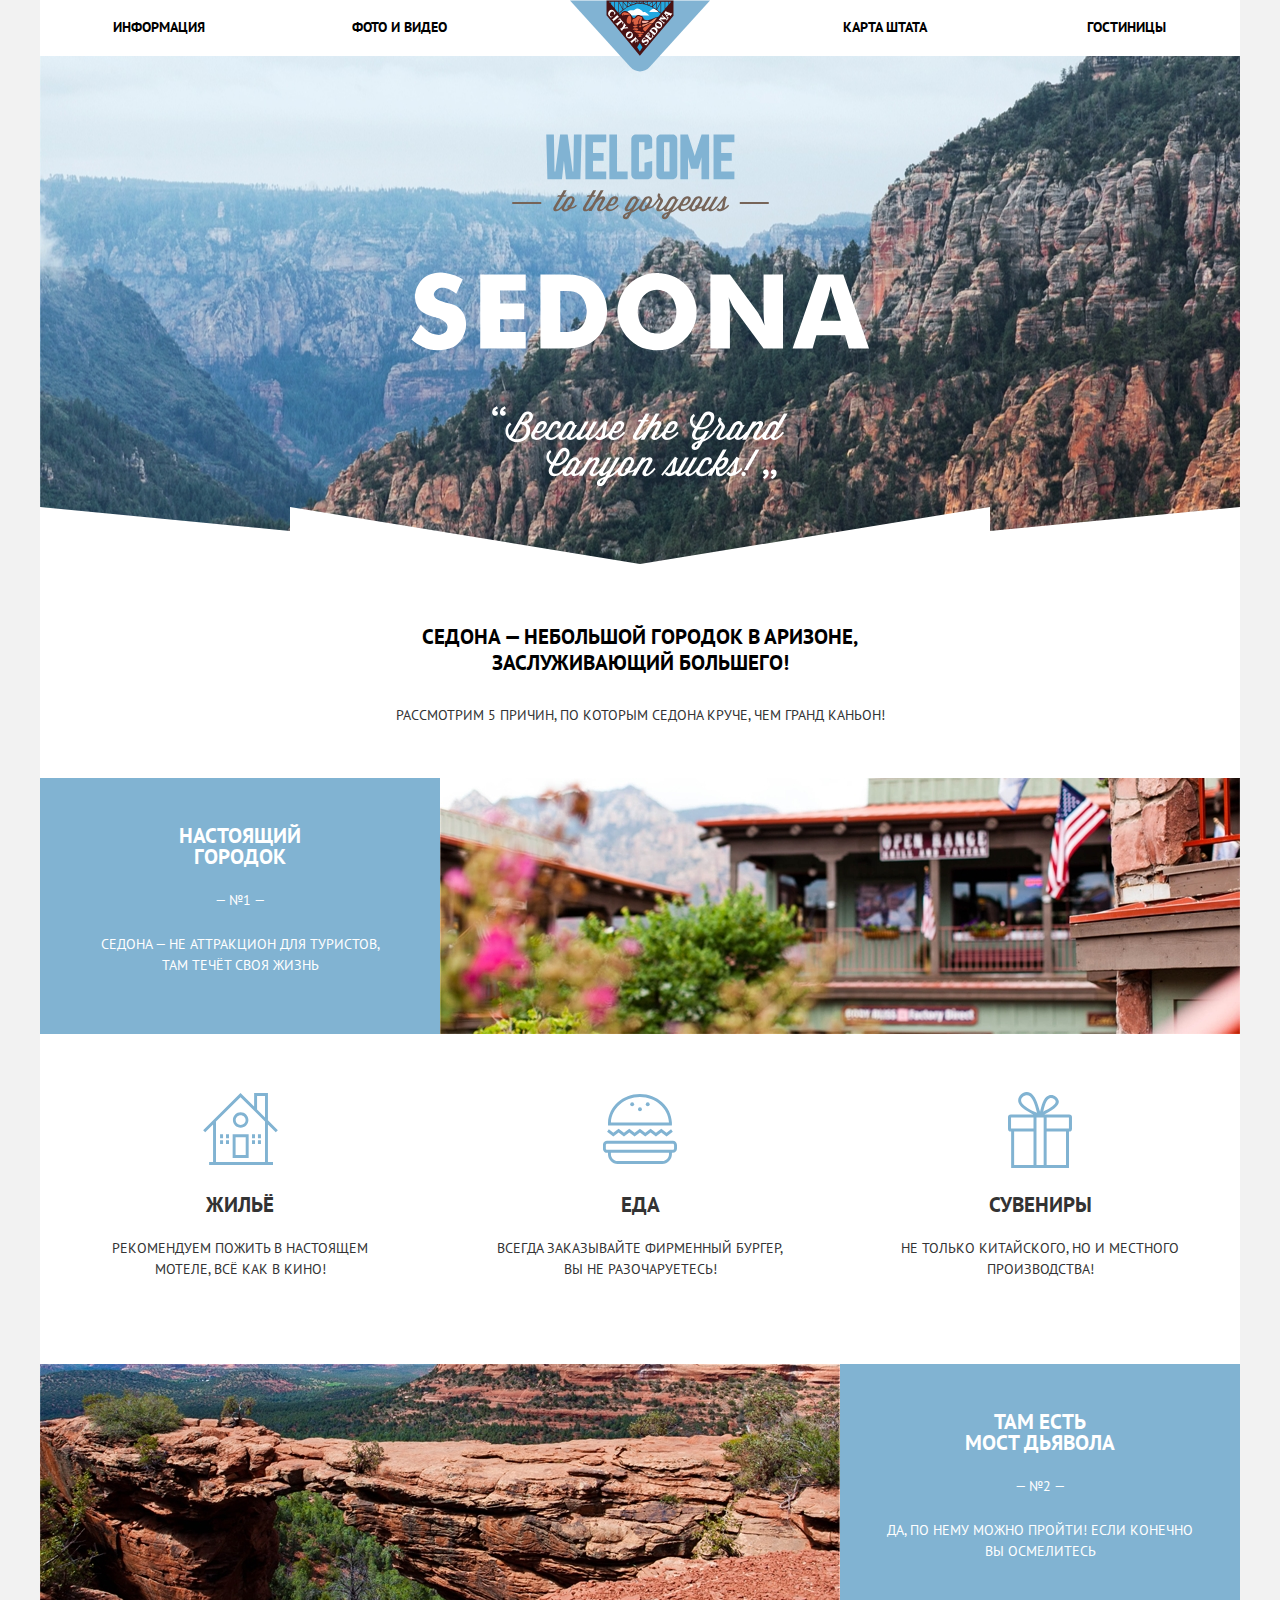
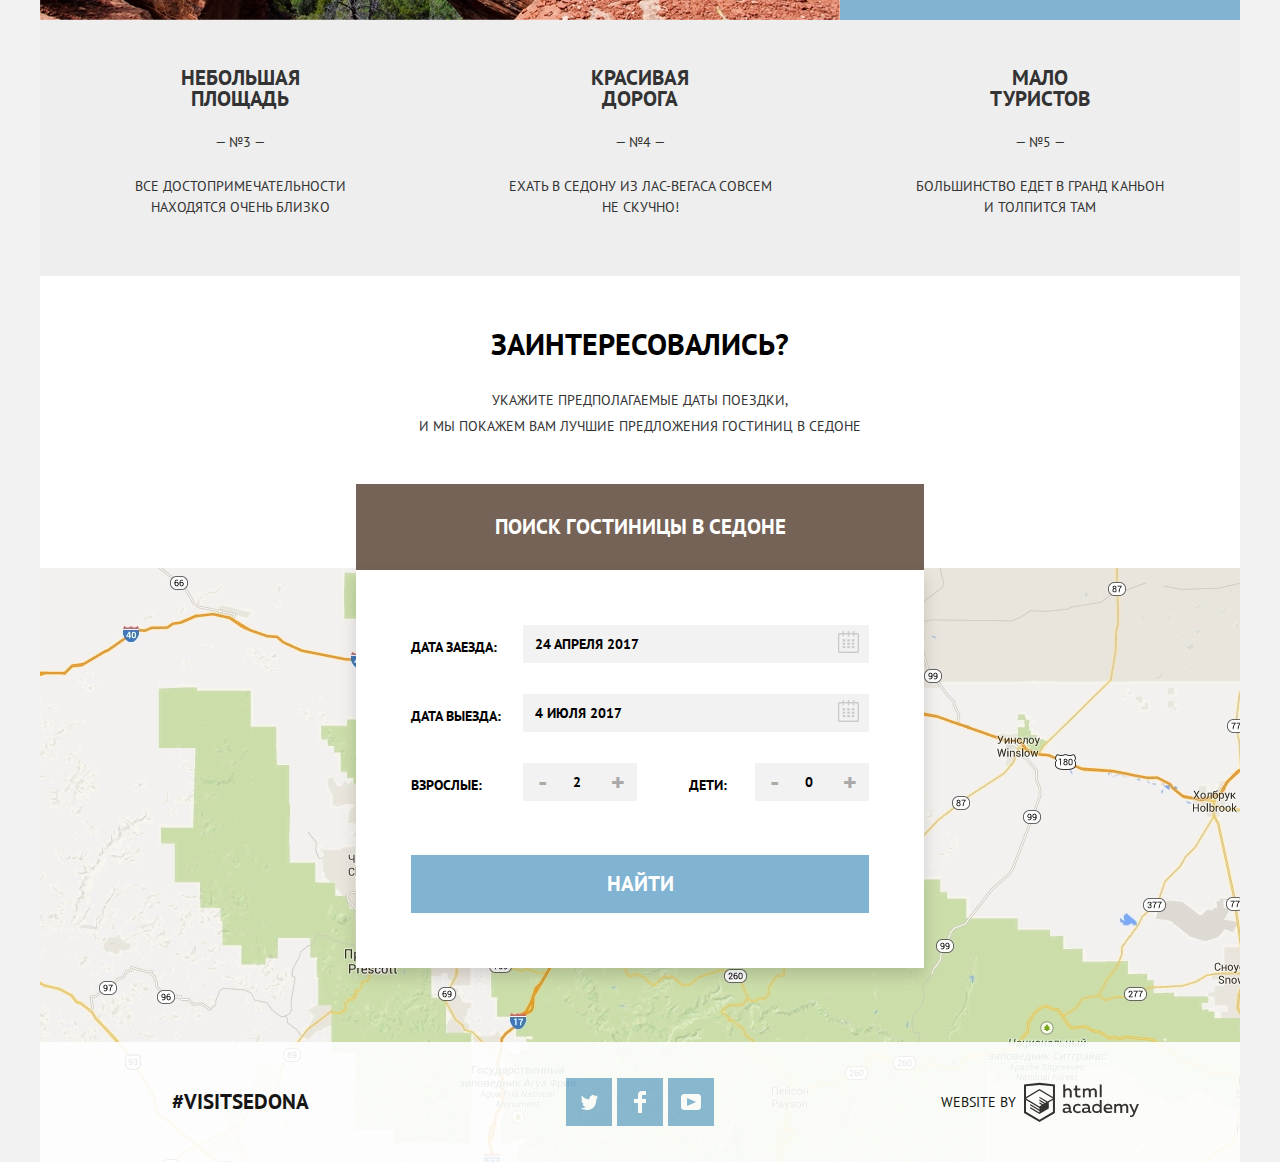
<file: index.html>
<!DOCTYPE html>
<html lang="ru">
  <head>
    <meta charset="utf-8">
    <title>HTML Academy: Седона</title>
    <link href="https://fonts.googleapis.com/css?family=PT+Sans:400,400i&amp;subset=cyrillic" rel="stylesheet">
    <link rel="stylesheet" href="css/normalize.css">
    <link rel="stylesheet" href="css/style.css">
  </head>
  <body>
    <header class="main-header">
      <div class="container">
        <div class="nav-menu">
          <nav class="nav-menu-left">
            <a class="header-nav-link" href="#">Информация</a>
            <a class="header-nav-link" href="#">Фото и видео</a>
          </nav>
          <div class="logo-wrapper">
            <img src="img/svg/logo-sedona.svg" class="header-logo" width="140" height="72" alt="Логотип">
          </div>
          <nav class="nav-menu-right">
            <a class="header-nav-link" href="#">Карта штата</a>
            <a class="header-nav-link" href="inner.html">Гостиницы</a>
          </nav>
        </div>
      </div>
    </header>
    <main>
      <div class="container">
        <div class="intro">
          <h1 class="visually-hidden">Главная страница</h1>
          <img src="img/svg/intro-welcome.svg" class="intro-logo" width="459" height="353" alt="Welcome to the gorgeous Sedona! Because The Grand Canyon sucks">
        </div>
        <section class="main-features">
          <b>
            Седона — небольшой городок в Аризоне,<br>заслуживающий большего!
          </b>
          <span>
            Рассмотрим 5 причин, по которым Седона круче, чем гранд каньон!
          </span>
          <ul class="features-list">
            <li class="features-item feature-pic">
              <div class="features-item-wrapper">
                <h3 class="feature-title">
                  Настоящий<br>городок
                </h3>
                <p>— №1 —</p>
                <p>Седона — не аттракцион для туристов,<br>там течёт своя жизнь</p>
              </div>
              <img src="img/content-img/reason-1.jpg" width="800" height="256" alt="Фото Седоны">
            </li>
            <li class="more-features">
              <ul class="more-features-list">
                <li class="more-features-item">
                  <h3>Жильё</h3>
                  <p>Рекомендуем пожить в настоящем<br>мотеле, всё как в кино!</p>
                </li>
                <li class="more-features-item">
                  <h3>Еда</h3>
                  <p>Всегда заказывайте фирменный бургер,<br>вы не разочаруетесь!</p>
                </li>
                <li class="more-features-item">
                  <h3>Сувениры</h3>
                  <p>Не только китайского, но и местного<br>производства!</p>
                </li>
              </ul>
            </li>
            <li class="features-item feature-pic">
              <img src="img/content-img/reason-2.jpg" width="800" height="256" alt="Фото Моста дьявола">
              <div class="features-item-wrapper">
                <h3 class="feature-title">
                  Там есть<br>
                  Мост дьявола
                </h3>
                <p>— №2 —</p>
                <p>Да, по нему можно пройти! Если конечно<br>вы осмелитесь</p>
              </div>
            </li>
            <li class="features-item">
              <h3 class="feature-title">
                Небольшая<br>площадь
              </h3>
              <p>— №3 —</p>
              <p>Все достопримечательности<br>находятся очень близко</p>
            </li>
            <li class="features-item">
              <h3 class="feature-title">
                Красивая<br>дорога
              </h3>
              <p>— №4 —</p>
              <p>Ехать в Седону из Лас-Вегаса совсем<br>не скучно!</p>
            </li>
            <li class="features-item">
              <h3 class="feature-title">
                Мало<br>туристов
              </h3>
              <p>— №5 —</p>
              <p>Большинство едет в гранд каньон<br>и толпится там</p>
            </li>
          </ul>
        </section>
        <section class="booking">
          <b>Заинтересовались?</b>
          <p>
            Укажите предполагаемые даты поездки,<br>и мы покажем вам лучшие предложения гостиниц в седоне
          </p>
          <button type="button" name="hotel-search" class="hotel-search-btn">ПОИСК ГОСТИНИЦЫ В седоне</button>
          <div class="modal modal-booking modal-show">
            <form class="booking-form" action="https://echo.htmlacademy.ru" method="post">
              <label for="check-in">Дата заезда:</label>
              <input type="text" name="check-in" value="" placeholder="24 апреля 2017" class="input-check">
              <label for="check-out">Дата выезда:</label>
              <input type="text" name="check-out" value="" placeholder="4 июля 2017" class="input-check">
              <div class="guest-amount-wrapper">
                <div class="adults-wrapper">
                  <label for="adults" class="label-adults">Взрослые:</label>
                  <button class="number-btn" type="button" name="down-btn">-</button>
                  <input type="text" name="adults" value="2" class="input-number">
                  <button class="number-btn" type="button" name="up-btn">+</button>
                </div>
                <div class="children-wrapper">
                  <label for="children" class="label-children">Дети:</label>
                  <button class="number-btn" type="button" name="down-btn">-</button>
                  <input type="text" name="children" value="0" class="input-number">
                  <button class="number-btn" type="button" name="up-btn">+</button>
                </div>
              </div>
              <button class="booking-submit-btn" type="submit">Найти</button>
            </form>
          </div>
        </section>
      </div>
    </main>
    <footer class="main-footer footer-index">
      <div class="container">
        <div class='footer-menu'>
          <p class="hashtag">#visitSEDONA</p>
          <ul class="social-list">
            <li class="social-item">
              <a class="social-link twitter-link" href="https://twitter.com/htmlacademy_ru" target="_blank">
                <span class="visually-hidden">Twitter</span>
                <svg class="social-icon" xmlns="http://www.w3.org/2000/svg" xmlns:xlink="http://www.w3.org/1999/xlink" width="17" height="15" viewBox="0 0 17 15"><path fill="#FFF" d="M10.95.144c1.685-.496 2.984.27 3.577 1.179.673-.231 1.331-.481 2.011-.708a2.345 2.345 0 0 1-.857 1.768c.685.17 1.304-.491 1.304-.491-.169 1-1.006 1.788-1.563 2.024-.231 6.75-3.175 11.217-10.077 11.082h-.446c-.41 0-4.164-.46-4.898-1.887 2.271.196 3.893-.422 4.693-1.177-.96-.3-2.679-.477-2.979-2.95.349.106.564.228 1.19.119C1.705 8.247.374 7.53.448 5.33c.285.328 1.067.536 1.34.472C1.085 5.561-.182 2.442.894.85c1.818 1.854 3.735 3.606 7.152 3.773C8.254 2.33 9.183.793 10.95.144z"/></svg>
              </a>
            </li>
            <li class="social-item">
              <a class="social-link facebook-link" href="https://www.facebook.com/htmlacademy" target="_blank">
                <span class="visually-hidden">Facebook</span>
                <svg class="social-icon" xmlns="http://www.w3.org/2000/svg" width="12" height="22" viewBox="0 0 12 22"><path fill="#FFF" d="M12 4V0H8a4 4 0 0 0-4 4v4H0v4h4v10h4V12h4V8H8V4h4z"/></svg>
              </a>
            </li>
            <li class="social-item">
              <a class="social-link youtube-link" href="https://www.youtube.com/user/htmlacademyru" target="_blank">
                <span class="visually-hidden">YouTube</span>
                <svg class="social-icon" xmlns="http://www.w3.org/2000/svg" xmlns:xlink="http://www.w3.org/1999/xlink" width="20" height="16" viewBox="0 0 20 16"><path fill="#FFF" d="M17 0H3C1.35 0 0 1.35 0 3v10c0 1.65 1.35 3 3 3h14c1.65 0 3-1.35 3-3V3c0-1.65-1.35-3-3-3zM6.027 11.998V4.002L15.014 8l-8.987 3.998z"/></svg>
              </a>
            </li>
          </ul>
          <div class="copyright">
            <p>Website by</p>
            <svg class="copyright-icon" id="Layer_1" data-name="Layer 1" xmlns="http://www.w3.org/2000/svg" width="115" height="41" viewBox="0 0 108.08 36.85"><title>logo-htmlacademy-small1</title><path d="M44.61,26.88a2,2,0,0,0,.55-0.1v1.33a3.25,3.25,0,0,1-1.18.21,1.67,1.67,0,0,1-1.67-1,4.84,4.84,0,0,1-3.14,1.08c-1.51,0-2.91-.83-2.91-2.55,0-2.13,2-2.79,3.71-2.79a11.08,11.08,0,0,1,2.17.25v-0.3c0-1-.76-1.77-2.19-1.77a7.42,7.42,0,0,0-3,.64v-1.7a10.21,10.21,0,0,1,3.19-.55c2.36,0,3.81,1.12,3.81,3.65v3a0.54,0.54,0,0,0,.49.59h0.17Zm-6.44-1.13A1.35,1.35,0,0,0,39.63,27h0.11a3.39,3.39,0,0,0,2.41-1V24.58a9.72,9.72,0,0,0-1.81-.21c-1,0-2.16.33-2.16,1.38h0Zm12.36-6.11a5,5,0,0,1,2.57.64V22a4.08,4.08,0,0,0-2.3-.7,2.75,2.75,0,1,0,0,5.49,5,5,0,0,0,2.43-.64v1.71a6.27,6.27,0,0,1-2.76.57A4.21,4.21,0,0,1,46,24.51q0-.21,0-0.41a4.32,4.32,0,0,1,4.18-4.46h0.38Zm12.17,7.24a2,2,0,0,0,.55-0.1v1.33a3.25,3.25,0,0,1-1.18.21,1.67,1.67,0,0,1-1.67-1,4.84,4.84,0,0,1-3.14,1.08c-1.51,0-2.91-.83-2.91-2.55,0-2.13,2-2.79,3.71-2.79a11.08,11.08,0,0,1,2.17.25v-0.3c0-1-.76-1.77-2.19-1.77a7.42,7.42,0,0,0-3,.64v-1.7a10.21,10.21,0,0,1,3.19-.55c2.36,0,3.81,1.12,3.81,3.65v3a0.54,0.54,0,0,0,.49.59h0.17Zm-6.44-1.13A1.35,1.35,0,0,0,57.73,27h0.11a3.39,3.39,0,0,0,2.41-1V24.58a9.72,9.72,0,0,0-1.81-.21c-1.06,0-2.16.33-2.16,1.38h0ZM73,16V28.2H71.35V26.88a3.88,3.88,0,0,1-3.19,1.54,4.4,4.4,0,0,1,0-8.78,3.81,3.81,0,0,1,3,1.3V16H73Zm-4.53,5.22a2.76,2.76,0,1,0,0,5.52A2.86,2.86,0,0,0,71.15,25V23A2.91,2.91,0,0,0,68.49,21.27ZM79,19.64c3.31,0,4.46,2.68,3.92,5.09H76.7c0.21,1.5,1.67,2.11,3.19,2.11a6.11,6.11,0,0,0,2.64-.59v1.6a7.14,7.14,0,0,1-3,.57C77,28.42,74.78,27,74.78,24a4.18,4.18,0,0,1,4-4.39H79Zm0.09,1.54a2.28,2.28,0,0,0-2.44,2.1v0.06H81.3A2,2,0,0,0,79.13,21.18Zm5.73,7V19.87h1.65v1a3.81,3.81,0,0,1,2.78-1.27A2.86,2.86,0,0,1,91.89,21a4.12,4.12,0,0,1,2.91-1.33A3.06,3.06,0,0,1,98,23V28.2h-1.9V23.05a1.59,1.59,0,0,0-1.42-1.75H94.42a2.8,2.8,0,0,0-2.07,1.12V28.2h-1.9V23.05A1.59,1.59,0,0,0,89,21.31H88.8a3,3,0,0,0-2.21,1.29v5.63H84.86Zm21.31-8.33h1.9l-3.91,9.46c-0.9,2.17-2.09,2.86-3.35,2.86a4.76,4.76,0,0,1-1.1-.14V30.46a2.86,2.86,0,0,0,.85.12c0.9,0,1.58-.64,2.07-1.9l0.17-.42-4-8.4h2l2.86,6.29ZM38.73,1.46V6.22a3.81,3.81,0,0,1,2.7-1.14,3.25,3.25,0,0,1,3.44,3.4v5.15H43V8.72a1.81,1.81,0,0,0-1.61-2h-0.3a2.93,2.93,0,0,0-2.32,1.39v5.52h-1.9V1.46h1.9ZM49.94,2.31v3h3V6.91h-3v3.81c0,1.1.5,1.46,1.58,1.46a4.49,4.49,0,0,0,1.69-.33v1.6A6.8,6.8,0,0,1,51,13.8a2.55,2.55,0,0,1-2.86-2.74V6.89H46.58V5.26h1.5V2.74Zm5.4,11.31V5.28H57v1A3.81,3.81,0,0,1,59.77,5a2.86,2.86,0,0,1,2.6,1.33A4.12,4.12,0,0,1,65.28,5,3.06,3.06,0,0,1,68.44,8.4v5.21h-1.9V8.46a1.59,1.59,0,0,0-1.42-1.75H64.89a2.8,2.8,0,0,0-2.07,1.12v5.78h-1.9V8.46A1.59,1.59,0,0,0,59.5,6.71H59.27A3,3,0,0,0,57.06,8v5.63H55.34ZM71.17,1.45H73V13.6H71.17V1.45ZM14.71,0H14.55L0,1.54V28.21l14.55,8.66,14.55-8.66V1.54Zm12.5,27.1L14.55,34.64,1.9,27.12V16.18l12.59,7.5V25L5.86,19.9v1.31l8.68,5.21v1.39L5.87,22.65V24l8.68,5.21,8.75-5.24V18.31L27.2,16V27.12Zm0-12.53-3.48,2-1.6,1L14.51,13v1.31L21,18.23H21l-0.14.09-1,.54-5.37-3.2V17l4.24,2.52-1,.67-3.2-1.9v1.31l2.1,1.24L14.5,22.1,2,14.65,14.51,7.11Zm0-1.32L14.49,5.76,1.91,13.25v-10L14.56,1.92,27.21,3.25v10h0Z" transform="translate(0 -0.02)" fill="#231f20"/></svg>

          </div>
        </div>
      </div>
    </footer>
    <script src="js/main.js">

    </script>
  </body>
</html>
</file>
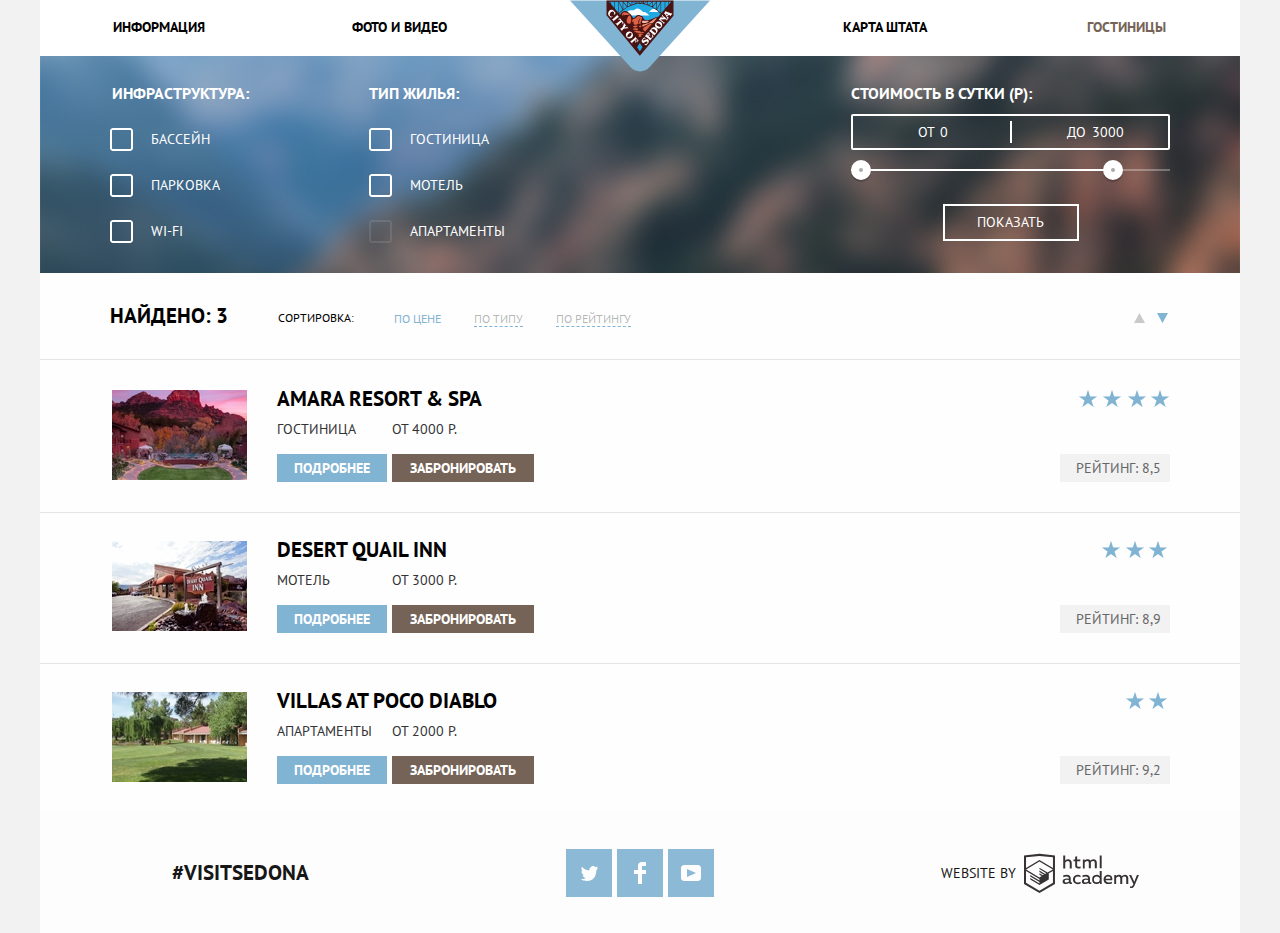
<file: inner.html>
<!DOCTYPE html>
<html lang="ru">
  <head>
    <meta charset="utf-8">
    <title>HTML Academy: Седона</title>
    <link href="https://fonts.googleapis.com/css?family=PT+Sans:400,400i&amp;subset=cyrillic" rel="stylesheet">
    <link rel="stylesheet" href="css/normalize.css">
    <link rel="stylesheet" href="css/style.css">
  </head>
  <body>
    <header class="main-header">
      <div class="container">
        <div class="nav-menu">
          <nav class="nav-menu-left">
            <a class="header-nav-link" href="#">Информация</a>
            <a class="header-nav-link" href="#">Фото и видео</a>
          </nav>
          <div class="logo-wrapper">
            <a href="index.html">
              <img src="img/svg/logo-sedona.svg" class="header-logo" width="140" height="72" alt="Логотип">
            </a>
          </div>
          <nav class="nav-menu-right">
            <a class="header-nav-link" href="#">Карта штата</a>
            <a class="header-nav-link nav-menu-active" href="#">Гостиницы</a>
          </nav>
        </div>
      </div>
    </header>
    <main>
      <div class="container">
        <h1 class="visually-hidden">Страница поиска отелей</h1>
        <section class="filter">
          <form class="filter-checkbox">
            <fieldset class="filter-facilities">
              <legend class="checkbox-title">Инфраструктура:</legend>
              <ul class="facilities-list">
                <li class="facilities-item">
                  <label class="facilities-checkbox">
                    <input type="checkbox" name="БАССЕЙН" class="facilities-checkbox visually-hidden">
                    <span class="checkbox-indicator"></span>
                    <span class="checkbox-text">Бассейн</span>
                  </label>
                </li>
                <li class="facilities-item">
                  <label class="facilities-checkbox">
                    <input type="checkbox" name="ПАРКОВКА" class="facilities-checkbox visually-hidden">
                    <span class="checkbox-indicator"></span>
                    <span class="checkbox-text">Парковка</span>
                  </label>
                </li>
                <li class="facilities-item">
                  <label class="facilities-checkbox">
                    <input type="checkbox" name="WIFI" class="facilities-checkbox visually-hidden">
                    <span class="checkbox-indicator"></span>
                    <span class="checkbox-text">Wi-Fi</span>
                  </label>
                </li>
              </ul>
            </fieldset>
            <fieldset class="filter-accomodation">
              <legend class="checkbox-title">Тип жилья:</legend>
              <ul class="accomodation-list">
                <li class="accomodation-item">
                  <label class="accomodation-checkbox">
                    <input type="checkbox" name="ГОСТИНИЦА" class="accomodation-checkbox visually-hidden">
                    <span class="checkbox-indicator"></span>
                    <span class="checkbox-text">Гостиница</span>
                  </label>
                </li>
                <li class="accomodation-item">
                  <label class="accomodation-checkbox">
                    <input type="checkbox" name="МОТЕЛЬ" class="accomodation-checkbox visually-hidden">
                    <span class="checkbox-indicator"></span>
                    <span class="checkbox-text">Мотель</span>
                  </label>
                </li>
                <li class="accomodation-item">
                  <label class="accomodation-checkbox">
                    <input type="checkbox" name="АПАРТАМЕНТЫ" class="accomodation-checkbox visually-hidden" disabled>
                    <span class="checkbox-indicator"></span>
                    <span class="checkbox-text">Апартаменты</span>
                  </label>
                </li>
              </ul>
            </fieldset>
          </form>
          <form class="price">
            <legend class="price-title">Стоимость в сутки (Р):</legend>
            <div class="price-controls">
              <label for="price-min">от
                <input type="text" name="price-min" value="0">
              </label>
              <label for="price-max">до
                <input type="text" name="price-max" value="3000">
              </label>
            </div>
            <div class="range-controls">
              <div class="scale">
                <div class="bar"></div>
              </div>
              <div class="range-toggle range-toggle-min"></div>
              <div class="range-toggle range-toggle-max"></div>
            </div>
            <button class="filter-submit-btn" type="submit">Показать</button>
          </form>
        </section>
        <section class="hotels">
          <div class="hotels-sort">
            <div class="sort-wrap">
              <p>
                Найдено:
                <span class="sort-found">3</span>
              </p>
              <h2 class="sort-title">Сортировка:</h2>
              <ul class="sort-list">
                <li class="sort-item">
                  <a class="sort-item-link active" href="">ПО ЦЕНЕ</a>
                </li>
                <li class="sort-item">
                  <a class="sort-item-link" href="">ПО ТИПУ</a>
                </li>
                <li class="sort-item">
                  <a class="sort-item-link" href="">ПО РЕЙТИНГУ</a>
                </li>
              </ul>
            </div>
            <ul class="sort-btn-list">
              <li>
                <a class="sort-btn sort-btn-up" href="" aria-label="Сортировать по возрастанию">
                  <svg xmlns="http://www.w3.org/2000/svg" width="11" height="10" viewBox="0 0 11 10"><path d="M5.5 0L0 10h11z"/></svg>
                </a>
              </li>
              <li>
                <a class="sort-btn sort-btn-dn btn-active" href="" aria-label="Сортировать по убыванию">
                  <svg xmlns="http://www.w3.org/2000/svg" width="11" height="10" viewBox="0 0 11 10"><path d="M5.5 10L0 0h11"/></svg>
                </a>
              </li>
            </ul>
          </div>
          <ul class="hotels-list">
            <li class="hotels-item">
              <div class="hotels-card">
                <img class="hotels-image" src="img/content-img/hotel-1.jpg" width="135" height="90" alt="Фото отеля Amara Resort & Spa">
                <div class="hotels-desc">
                  <h3 class="hotels-title">Amara Resort & Spa</h3>
                  <div class="more-wrapper">
                    <p>Гостиница</p>
                    <a href="#" class="hotels-more">Подробнее</a>
                  </div>
                  <div class='booking-wrapper'>
                    <p>От 4000 Р.</p>
                    <a href="#" class="hotels-book">Забронировать</a>
                  </div>
                </div>
              </div>
              <div class="hotels-rating rating-four">
                <p class="rating-value">Рейтинг: 8,5</p>
              </div>
            </li>
            <li class="hotels-item">
              <div class="hotels-card">
                <img class="hotels-image" src="img/content-img/hotel-2.jpg" width="135" height="90" alt="Фото отеля Desert Quail Inn">
                <div class="hotels-desc">
                  <h3 class="hotels-title">Desert Quail Inn</h3>
                  <div class="more-wrapper">
                    <p>Мотель</p>
                    <a href="#" class="hotels-more">Подробнее</a>
                  </div>
                  <div class='booking-wrapper'>
                    <p>От 3000 Р.</p>
                    <a href="#" class="hotels-book">Забронировать</a>
                  </div>
                </div>
              </div>
              <div class="hotels-rating rating-three">
                <p class="rating-value">Рейтинг: 8,9</p>
              </div>
            </li>
            <li class="hotels-item">
              <div class="hotels-card">
                <img class="hotels-image" src="img/content-img/hotel-3.jpg" width="135" height="90" alt="Фото отеля Villas at Poco Diablo">
                <div class="hotels-desc">
                  <h3 class="hotels-title">Villas at Poco Diablo</h3>
                  <div class="more-wrapper">
                    <p>Апартаменты</p>
                    <a href="#" class="hotels-more">Подробнее</a>
                  </div>
                  <div class='booking-wrapper'>
                    <p>От 2000 Р.</p>
                    <a href="#" class="hotels-book">Забронировать</a>
                  </div>
                </div>
              </div>
              <div class="hotels-rating rating-two">
                <p class="rating-value">Рейтинг: 9,2</p>
              </div>
            </li>
          </ul>
        </section>
      </div>
    </main>
    <footer class="main-footer">
      <div class="container">
        <div class='footer-menu'>
          <p class="hashtag">#visitSEDONA</p>
          <ul class="social-list">
            <li class="social-item">
              <a class="social-link twitter-link" href="https://twitter.com/htmlacademy_ru" target="_blank">
                <span class="visually-hidden">Twitter</span>
                <svg class="social-icon" xmlns="http://www.w3.org/2000/svg" xmlns:xlink="http://www.w3.org/1999/xlink" width="17" height="15" viewBox="0 0 17 15"><path fill="#FFF" d="M10.95.144c1.685-.496 2.984.27 3.577 1.179.673-.231 1.331-.481 2.011-.708a2.345 2.345 0 0 1-.857 1.768c.685.17 1.304-.491 1.304-.491-.169 1-1.006 1.788-1.563 2.024-.231 6.75-3.175 11.217-10.077 11.082h-.446c-.41 0-4.164-.46-4.898-1.887 2.271.196 3.893-.422 4.693-1.177-.96-.3-2.679-.477-2.979-2.95.349.106.564.228 1.19.119C1.705 8.247.374 7.53.448 5.33c.285.328 1.067.536 1.34.472C1.085 5.561-.182 2.442.894.85c1.818 1.854 3.735 3.606 7.152 3.773C8.254 2.33 9.183.793 10.95.144z"/></svg>
              </a>
            </li>
            <li class="social-item">
              <a class="social-link facebook-link" href="https://www.facebook.com/htmlacademy" target="_blank">
                <span class="visually-hidden">Facebook</span>
                <svg class="social-icon" xmlns="http://www.w3.org/2000/svg" width="12" height="22" viewBox="0 0 12 22"><path fill="#FFF" d="M12 4V0H8a4 4 0 0 0-4 4v4H0v4h4v10h4V12h4V8H8V4h4z"/></svg>
              </a>
            </li>
            <li class="social-item">
              <a class="social-link youtube-link" href="https://www.youtube.com/user/htmlacademyru" target="_blank">
                <span class="visually-hidden">YouTube</span>
                <svg class="social-icon" xmlns="http://www.w3.org/2000/svg" xmlns:xlink="http://www.w3.org/1999/xlink" width="20" height="16" viewBox="0 0 20 16"><path fill="#FFF" d="M17 0H3C1.35 0 0 1.35 0 3v10c0 1.65 1.35 3 3 3h14c1.65 0 3-1.35 3-3V3c0-1.65-1.35-3-3-3zM6.027 11.998V4.002L15.014 8l-8.987 3.998z"/></svg>
              </a>
            </li>
          </ul>
          <div class="copyright">
            <p>Website by</p>
            <svg class="copyright-icon" id="Layer_1" data-name="Layer 1" xmlns="http://www.w3.org/2000/svg" width="115" height="41" viewBox="0 0 108.08 36.85"><title>logo-htmlacademy-small1</title><path d="M44.61,26.88a2,2,0,0,0,.55-0.1v1.33a3.25,3.25,0,0,1-1.18.21,1.67,1.67,0,0,1-1.67-1,4.84,4.84,0,0,1-3.14,1.08c-1.51,0-2.91-.83-2.91-2.55,0-2.13,2-2.79,3.71-2.79a11.08,11.08,0,0,1,2.17.25v-0.3c0-1-.76-1.77-2.19-1.77a7.42,7.42,0,0,0-3,.64v-1.7a10.21,10.21,0,0,1,3.19-.55c2.36,0,3.81,1.12,3.81,3.65v3a0.54,0.54,0,0,0,.49.59h0.17Zm-6.44-1.13A1.35,1.35,0,0,0,39.63,27h0.11a3.39,3.39,0,0,0,2.41-1V24.58a9.72,9.72,0,0,0-1.81-.21c-1,0-2.16.33-2.16,1.38h0Zm12.36-6.11a5,5,0,0,1,2.57.64V22a4.08,4.08,0,0,0-2.3-.7,2.75,2.75,0,1,0,0,5.49,5,5,0,0,0,2.43-.64v1.71a6.27,6.27,0,0,1-2.76.57A4.21,4.21,0,0,1,46,24.51q0-.21,0-0.41a4.32,4.32,0,0,1,4.18-4.46h0.38Zm12.17,7.24a2,2,0,0,0,.55-0.1v1.33a3.25,3.25,0,0,1-1.18.21,1.67,1.67,0,0,1-1.67-1,4.84,4.84,0,0,1-3.14,1.08c-1.51,0-2.91-.83-2.91-2.55,0-2.13,2-2.79,3.71-2.79a11.08,11.08,0,0,1,2.17.25v-0.3c0-1-.76-1.77-2.19-1.77a7.42,7.42,0,0,0-3,.64v-1.7a10.21,10.21,0,0,1,3.19-.55c2.36,0,3.81,1.12,3.81,3.65v3a0.54,0.54,0,0,0,.49.59h0.17Zm-6.44-1.13A1.35,1.35,0,0,0,57.73,27h0.11a3.39,3.39,0,0,0,2.41-1V24.58a9.72,9.72,0,0,0-1.81-.21c-1.06,0-2.16.33-2.16,1.38h0ZM73,16V28.2H71.35V26.88a3.88,3.88,0,0,1-3.19,1.54,4.4,4.4,0,0,1,0-8.78,3.81,3.81,0,0,1,3,1.3V16H73Zm-4.53,5.22a2.76,2.76,0,1,0,0,5.52A2.86,2.86,0,0,0,71.15,25V23A2.91,2.91,0,0,0,68.49,21.27ZM79,19.64c3.31,0,4.46,2.68,3.92,5.09H76.7c0.21,1.5,1.67,2.11,3.19,2.11a6.11,6.11,0,0,0,2.64-.59v1.6a7.14,7.14,0,0,1-3,.57C77,28.42,74.78,27,74.78,24a4.18,4.18,0,0,1,4-4.39H79Zm0.09,1.54a2.28,2.28,0,0,0-2.44,2.1v0.06H81.3A2,2,0,0,0,79.13,21.18Zm5.73,7V19.87h1.65v1a3.81,3.81,0,0,1,2.78-1.27A2.86,2.86,0,0,1,91.89,21a4.12,4.12,0,0,1,2.91-1.33A3.06,3.06,0,0,1,98,23V28.2h-1.9V23.05a1.59,1.59,0,0,0-1.42-1.75H94.42a2.8,2.8,0,0,0-2.07,1.12V28.2h-1.9V23.05A1.59,1.59,0,0,0,89,21.31H88.8a3,3,0,0,0-2.21,1.29v5.63H84.86Zm21.31-8.33h1.9l-3.91,9.46c-0.9,2.17-2.09,2.86-3.35,2.86a4.76,4.76,0,0,1-1.1-.14V30.46a2.86,2.86,0,0,0,.85.12c0.9,0,1.58-.64,2.07-1.9l0.17-.42-4-8.4h2l2.86,6.29ZM38.73,1.46V6.22a3.81,3.81,0,0,1,2.7-1.14,3.25,3.25,0,0,1,3.44,3.4v5.15H43V8.72a1.81,1.81,0,0,0-1.61-2h-0.3a2.93,2.93,0,0,0-2.32,1.39v5.52h-1.9V1.46h1.9ZM49.94,2.31v3h3V6.91h-3v3.81c0,1.1.5,1.46,1.58,1.46a4.49,4.49,0,0,0,1.69-.33v1.6A6.8,6.8,0,0,1,51,13.8a2.55,2.55,0,0,1-2.86-2.74V6.89H46.58V5.26h1.5V2.74Zm5.4,11.31V5.28H57v1A3.81,3.81,0,0,1,59.77,5a2.86,2.86,0,0,1,2.6,1.33A4.12,4.12,0,0,1,65.28,5,3.06,3.06,0,0,1,68.44,8.4v5.21h-1.9V8.46a1.59,1.59,0,0,0-1.42-1.75H64.89a2.8,2.8,0,0,0-2.07,1.12v5.78h-1.9V8.46A1.59,1.59,0,0,0,59.5,6.71H59.27A3,3,0,0,0,57.06,8v5.63H55.34ZM71.17,1.45H73V13.6H71.17V1.45ZM14.71,0H14.55L0,1.54V28.21l14.55,8.66,14.55-8.66V1.54Zm12.5,27.1L14.55,34.64,1.9,27.12V16.18l12.59,7.5V25L5.86,19.9v1.31l8.68,5.21v1.39L5.87,22.65V24l8.68,5.21,8.75-5.24V18.31L27.2,16V27.12Zm0-12.53-3.48,2-1.6,1L14.51,13v1.31L21,18.23H21l-0.14.09-1,.54-5.37-3.2V17l4.24,2.52-1,.67-3.2-1.9v1.31l2.1,1.24L14.5,22.1,2,14.65,14.51,7.11Zm0-1.32L14.49,5.76,1.91,13.25v-10L14.56,1.92,27.21,3.25v10h0Z" transform="translate(0 -0.02)" fill="#231f20"/></svg>

          </div>
        </div>
      </div>
    </footer>
  </body>
</html>
</file>
<file: css/style.css>
body {
  margin: 0;
  padding: 0;

  font-family: "PT Sans", "Arial", sans-serif;
  font-size: 14px;
  font-weight: 400;
  line-height: 21px;
  color: #333333;
  background-color: #f2f2f2;
  box-sizing: border-box;
}

.visually-hidden {
  position: absolute;
  width: 1px;
  height: 1px;
  margin: -1px;
  border: 0;
  padding: 0;
  white-space: nowrap;
  -webkit-clip-path: inset(100%);
          clip-path: inset(100%);
  clip: rect(0 0 0 0);
  overflow: hidden;
}

.container {
  width: 1200px;
  margin: 0 auto;
}

.nav-menu {
  display: flex;
  flex-wrap: wrap;
  justify-content: space-around;
  height: 56px;
  background-color: #ffffff;
}

.header-nav-link {
  box-sizing: border-box;
  width: 239px;
  margin: 0px auto;
  color: #000000;
  font-size: 14px;
  font-weight: 700;
  line-height: 26px;
  text-transform: uppercase;
  text-decoration: none;
}

.header-nav-link:hover,
.header-nav-link:focus{
  color: #81b3d2;
}

.header-nav-link:active {
  color: #000000;
  opacity: 0.3;
}

.nav-menu-active {
  color: #766357;
}

.nav-menu-left {
  box-sizing: border-box;
  display: flex;
  flex-wrap: wrap;
  justify-content: flex-start;
  width: 478px;
  padding: 14px 0px;
}

.nav-menu-left a {
  text-align: left;
  padding-left: 73px;
}

.logo-wrapper {
  display: flex;
  justify-content: center;
  width: 244px;
}

.nav-menu-right {
  box-sizing: border-box;
  display: flex;
  flex-wrap: wrap;
  justify-content: flex-end;
  width: 478px;
  padding: 14px 0px;
}

.nav-menu-right a {
  text-align: right;
  padding-right: 74px;
}

.header-logo {
  z-index: 2;
}

.intro {
  position: relative;
  min-height: 508px;
  background: #d69c91 url("../img/content-img/background_photo.jpg") no-repeat 0% 29%;
  display: flex;flex-direction: column;
  justify-content: space-around;
  align-items: center;
}

.intro::after {
  content: "";
  position: absolute;
  width: 1200px;
  height: 59px;
  left: 0px;
  bottom: -2px;
  background-image: url("../img/svg/intro-mask.svg");
}

.main-features {
  display: flex;
  flex-direction: column;
  align-items: center;
  justify-content: space-between;
  background-color: #ffffff;
}

.main-features b {
  margin-top: 60px;
  color: #000000;
  font-family: "PT Sans", "Arial", sans-serif;
  font-size: 21px;
  font-weight: 700;
  line-height: 26px;
  text-transform: uppercase;
  text-align: center;
}

.main-features span {
  margin: 0 auto;
  margin-top: 26px;
  color: #333333;
  font-size: 14px;
  font-weight: 400;
  line-height: 26px;
  text-transform: uppercase;
  text-align: center;
}

.features-list {
  display: flex;
  flex-wrap: wrap;
  flex-grow: 2;

  list-style: none;
  width: 1200px;
  margin: 0;
  margin-top: 50px;
  padding: 0;

}

.features-item {
  min-width: 400px;
  min-height: 256px;
  background-color: #eeeeee;
}

.features-item-wrapper {
  width: 400px;
}

.features-item h3 {
  margin: 0;
  margin-top: 47px;
  color: #333333;
  font-size: 21px;
  font-weight: 700;
  line-height: 21px;
  text-transform: uppercase;
  text-align: center;
}

.features-item p {
  width: 400px;
  margin: 0 auto;
  margin-top: 23px;
  color: #333333;
  font-size: 14px;
  font-weight: 400;
  line-height: 21px;
  text-transform: uppercase;
  text-align: center;
}

.feature-pic {
  display: flex;
  background-color: #81b3d2;
}

.feature-pic h3 {
  color: #ffffff;
}

.feature-pic p {
  color: #ffffff;
}

.more-features-list {
  list-style: none;
  margin: 0 auto;
  padding: 0;
  display: flex;
  flex-wrap: wrap;
  justify-content: space-between;
}

.more-features-item {
  min-width: 400px;
  min-height: 330px;
}

.more-features-item:nth-child(1) {
  background: url("../img/svg/icon-1.svg") no-repeat 50% 23%;
}

.more-features-item:nth-child(2) {
  background: url("../img/svg/icon-2.svg") no-repeat 50% 23%;
}

.more-features-item:nth-child(3) {
  background: url("../img/svg/icon-3.svg") no-repeat 50% 23%;
}

.more-features-item h3 {
  margin: 0;
  margin-top: 160px;
  color: #333333;
  font-size: 21px;
  font-weight: 700;
  line-height: 21px;
  text-transform: uppercase;
  text-align: center;
}

.more-features-item p {
  width: 400px;
  margin: 0 auto;
  margin-top: 23px;
  color: #333333;
  font-size: 14px;
  font-weight: 400;
  line-height: 21px;
  text-transform: uppercase;
  text-align: center;
}

.booking {
  display: flex;
  flex-direction: column;
  align-items: center;
  min-height: 886px;
  background: #ffffff url(../img/content-img/map.jpg) no-repeat 100% 100%;
}

.booking b {
  margin: 0 auto;
  margin-top: 50px;
  color: #000000;
  font-size: 30px;
  font-weight: 700;
  line-height: 36px;
  text-transform: uppercase;
  text-align: center;
}

.booking p {
  margin: 0 auto;
  margin-top: 25px;
  margin-bottom: 45px;
  color: #333333;
  font-size: 14px;
  font-weight: 400;
  line-height: 26px;
  text-transform: uppercase;
  text-align: center;
}

.hotel-search-btn {
  width: 568px;
  padding-top: 30px;
  padding-bottom: 30px;
  background-color: #766357;
  color: #ffffff;
  font-size: 21px;
  font-weight: 700;
  line-height: 26px;
  text-transform: uppercase;
  border: none;
  cursor: pointer;
}

.hotel-search-btn:hover,
.hotel-search-btn:focus {
  background-color: #604e43;
}

.hotel-search-btn:active {
  background-color: #503e33;
  color: #847870;
}

.modal {
  z-index: 10;
}

.modal-booking {
  display: none;
  box-sizing: border-box;
  width: 568px;
  min-height: 395px;
  margin-bottom: 77px;
  padding: 55px;
  box-shadow: 0 7px 15px rgba(0, 1, 1, 0.15);
  background-color: #ffffff;
  color: #000000;
  font-size: 14px;
  font-weight: 700;
  line-height: 26px;
  text-transform: uppercase;
}

.modal-show {
  display: block;
}

.booking-form {
  display: flex;
  flex-wrap: wrap;
  justify-content: space-between;
}

.booking-form label {
  margin-top: 9px;
  margin-bottom: 34px;
}

.input-check {
  display: inline-block;
  vertical-align: middle;
  position: relative;
  box-sizing: border-box;
  width: 346px;
  height: 38px;
  padding-left: 12px;
  padding-right: 35px;
  background-color: #f2f2f2;
  background-image: url("../img/content-img/calendar.png");
  background-repeat: no-repeat;
  background-position: 97% 40%;
  border: none;
}

.input-check:hover {
  background-color: #ebebeb;
  background-image: url("../img/content-img/calendar-hover.png");
  background-repeat: no-repeat;
  background-position: 97% 40%;
}

.input-check:focus {
  border: 2px solid #e5e5e5;
  background-color: #ffffff;
  background-image: url("../img/content-img/calendar-focus.png");
  background-repeat: no-repeat;
  background-position: 97% 40%;
  outline: none;
}

.input-number {
  box-sizing: border-box;
  width: 38px;
  height: 38px;
  padding-left: 12px;
  padding-right: 12px;
  background-color: #f2f2f2;
  border: none;
}

.input-number:hover {
  background-color: #ebebeb;
}

.input-number:focus {
  border: 2px solid #e5e5e5;
  background-color: #ffffff;
  outline: none;
}

.guest-amount-wrapper {
  display: flex;
  flex-wrap: wrap;
  justify-content: space-between;
  width: 100%;
  margin-bottom: 23px;
}

.adults-wrapper {
  display: flex;
  flex-wrap: wrap;
  justify-content: flex-end;
}

.children-wrapper {
  display: flex;
  flex-wrap: wrap;
  justify-content: flex-end;
}

.label-adults {
  margin-right: 41px;
}

.label-children {
  margin-right: 28px;
}

.number-btn {
  width: 38px;
  height: 38px;
  background-color: #f2f2f2;
  border: none;
  color: #a9a9a9;
  font-size: 26px;
  font-weight: 700;
  line-height: 30px;
  cursor: pointer;
}

.number-btn:hover,
.number-btn:focus {
  color: #000000;
  outline: none;
}

.number-btn:active {
  color: rgba(255, 255, 255, 0.3);
  outline: none;
}

.input-number {
  color: #000000;
  font-size: 14px;
  font-weight: 700;
  line-height: 26px;
  text-transform: uppercase;
}

.booking-submit-btn {
  width: 458px;
  height: 58px;
  background-color: #81b3d2;
  border: none;
  color: #ffffff;
  font-size: 21px;
  font-weight: 700;
  line-height: 26px;
  text-transform: uppercase;
  cursor: pointer;
}

.booking-submit-btn:hover,
.booking-submit-btn:focus {
  background-color: #669ec0;
  outline: none;
}

.booking-submit-btn:active {
  color: rgba(255, 255, 255, 0.3);
}

::-webkit-input-placeholder {
  color: #000000;
  font-size: 14px;
  font-weight: 700;
  line-height: 26px;
  text-transform: uppercase;
}
::-moz-placeholder {
  color: #000000;
  font-size: 14px;
  font-weight: 700;
  line-height: 26px;
  text-transform: uppercase;
}
:-ms-input-placeholder {
  color: #000000;
  font-size: 14px;
  font-weight: 700;
  line-height: 26px;
  text-transform: uppercase;
}
:-moz-placeholder {
  color: #000000;
  font-size: 14px;
  font-weight: 700;
  line-height: 26px;
  text-transform: uppercase;
}

.footer-index {
  margin-top: -120px;
}

.footer-menu {
  min-height: 120px;
  display: flex;
  flex-wrap: wrap;
  justify-content: space-between;
  align-items: center;
  background-color: #ffffff;
  opacity: 0.9
}

.hashtag {
  min-width: 400px;
  margin: 0 auto;
  padding: 0;
  color: #000000;
  font-size: 21px;
  font-weight: 700;
  line-height: 26px;
  text-transform: uppercase;
  text-align: center;
}

.social-list {
  min-width: 400px;
  margin: 0 auto;
  padding: 0;
  list-style: none;
  display: flex;
  flex-wrap: wrap;
  justify-content: center;
  align-items: center;
}

.social-link {
  display: flex;
  align-items: center;
  justify-content: center;
  width: 46px;
  height: 48px;
  background-color: #81b3d2;
}

.social-link:hover,
.social-link:focus {
  background-color: #669ec0;
}

.social-link:active .social-icon {
  opacity: 0.3;
}

.social-item:not(:last-child) {
  margin-right: 5px;
}

.copyright {
  min-width: 400px;
  list-style: none;
  display: flex;
  flex-wrap: wrap;
  justify-content: center;
  align-items: center;
}

.copyright p {
  margin-right: 8px;
  color: #000000;
  font-size: 14px;
  font-weight: 400;
  line-height: 26px;
  text-transform: uppercase;
}

.copyright-icon:hover path,
.copyright-icon:focus path {
  fill: #81b3d2;
}

.copyright-icon:active path {
  fill: #bdbbbc;
}

.filter {
  display: flex;
  flex-wrap: wrap;
  justify-content: space-between;
  box-sizing: border-box;
  width: 100%;
  min-height: 217px;
  padding: 27px 70px;
  background: #5f666c url("../img/content-img/filter_background.jpg") 0% 55%;
}

.filter fieldset {
  padding: 0;
  border: none;
}

.filter-checkbox {
  box-sizing: border-box;
  display: flex;
  flex-wrap: wrap;
  justify-content: flex-start;
  width: 400px;
}

.checkbox-title {
  margin-bottom: 25px;
  color: #ffffff;
  font-size: 16px;
  font-weight: 700;
  line-height: 21px;
  text-transform: uppercase;
}

.price-title {
  margin-bottom: 10px;
  color: #ffffff;
  font-size: 16px;
  font-weight: 700;
  line-height: 21px;
  text-transform: uppercase;
}

.filter-facilities {
  margin-right: 118px;
}

.facilities-list {
  list-style: none;
  margin: 0;
  margin-left: 36px;
  padding: 0;
}

.facilities-item {
  color: #ffffff;
  font-size: 14px;
  font-weight: 400;
  line-height: 21px;
  text-transform: uppercase;
}

.facilities-item:not(:last-of-type) {
  margin-bottom: 25px;
}

.facilities-checkbox {
  position: relative;
}

.accomodation-list {
  list-style: none;
  margin: 0;
  margin-left: 38px;
  padding: 0;
}

.accomodation-item {
  color: #ffffff;
  font-size: 14px;
  font-weight: 400;
  line-height: 21px;
  text-transform: uppercase;
}

.accomodation-item:not(:last-of-type) {
  margin-bottom: 25px;
}

.accomodation-checkbox {
  position: relative;
}

input[type="checkbox"] + .checkbox-indicator::before {
  content: "";
  position: absolute;
  top: -2px;
  left: -38px;
  width: 27px;
  height: 23px;
  background: url("../img/svg/checkbox-off.svg") no-repeat 0 0;
}

input[type="checkbox"]:disabled + .checkbox-indicator::before,
input[type="checkbox"]:disabled + .checkbox-indicator::after {
  opacity: 0.1;
}

input[type="checkbox"]:checked + .checkbox-indicator::after {
  content: "";
  position: absolute;
  top: -2px;
  left: -38px;
  width: 27px;
  height: 23px;
  background: url("../img/svg/checkbox-on.svg") no-repeat 0 0;
}

.price {
  color: #ffffff;
  font-size: 14px;
  font-weight: 400;
  line-height: 21px;
  text-transform: uppercase;
}

.price-controls {
  position: relative;
  width: 315px;
  height: 32px;
  border: 2px solid #ffffff;
  border-radius: 2px;
  font-size: 0;
  margin-bottom: 19px;
}

.price-controls::before {
  content: "";
  position: absolute;
  width: 2px;
  height: 22px;
  top: 50%;
  left: 50%;
  background: #ffffff;
  transform: translate(-50%, -50%);
}

.price-controls label {
  display: inline-block;
  vertical-align: top;
  font-size: 14px;
  font-weight: 400;
  line-height: 21px;
  cursor: pointer;
  padding-left: 65px;
  padding-top: 5px;
  padding-right: 10px;
}

.price-controls input {
  width: 50px;
  margin: 0;
  color: inherit;
  font: inherit;
  background: none;
  border: none;
}

.range-controls {
  position: relative;
  margin-bottom: 33px;
}

.range-controls .scale {
  height: 2px;
  background: rgba(255, 255, 255, 0.3);
}

.range-controls .bar {
  width: 80%;
  height: 2px;
  background: #ffffff;
}

.range-toggle {
  position: absolute;
  top: -9px;
  width: 4px;
  height: 4px;
  background: #ababab;
  border: 8px solid #ffffff;
  border-radius: 50%;
  box-shadow: 0 2px 1px 0 rgba(0, 1, 1, 0.2);
  cursor: pointer;
}

.range-toggle:hover,
.range-toggle:focus {
  border: 9px solid #ffffff;
}

.range-toggle-min {
  left: 0;
}

.range-toggle-max {
  left: 79%;
}

.filter-submit-btn {
  display: block;
  width: 136px;
  border: 2px solid #ffffff;
  margin: 0 auto;
  padding-top: 6px;
  padding-bottom: 6px;
  color: #ffffff;
  font-size: 14px;
  font-weight: 400;
  line-height: 21px;
  text-transform: uppercase;
  background-color: transparent;
  cursor: pointer;
}

.filter-submit-btn:hover,
 .filter-submit-btn:focus {
  background-color: #ffffff;
  color: #000000;
}

.hotels {
  display: flex;
  flex-direction: column;
  background-color: #fefefe;
}

.hotels-sort {
  display: flex;
  flex-wrap: wrap;
  justify-content: space-between;
  box-sizing: border-box;
  padding:30px 70px;
  border-bottom: 1px solid #e5e5e5;
}

.sort-wrap {
  display: flex;
  flex-wrap: wrap;
  justify-content: flex-start;
}

.sort-wrap p {
  margin: 0;
  margin-right: 50px;
  color: #000000;
  font-size: 21px;
  font-weight: 700;
  line-height: 26px;
  text-transform: uppercase;
}

.sort-title {
  margin: 0;
  margin-top: 6px;
  color: #000000;
  font-size: 12px;
  font-weight: 400;
  line-height: 18px;
  text-transform: uppercase;
}

.sort-list {
  display: flex;
  flex-wrap: wrap;
  justify-content: space-around;
  list-style: none;
  padding: 0;
  margin: 0;
  margin-top: 5px;
  margin-left: 40px;
}

.sort-btn-list {
  display: flex;
  flex-wrap: wrap;
  justify-content: space-around;
  list-style: none;
  padding: 0;
  margin: 0;
  margin-top: 5px;
  margin-right: 2px;
}

.sort-item {
  margin-right: 33px;
}

.sort-item-link {
  text-decoration: none;
  color: rgba(0, 0, 0, 0.3);
  font-size: 12px;
  font-weight: 400;
  line-height: 18px;
  text-transform: uppercase;
  border-bottom: 1px dashed #81b3d2;
}

.sort-item-link:hover,
.sort-item-link:focus {
  color: #81b3d2;

}

.sort-item-link:active {
  color: #000000;
  border-bottom: none;
}

.sort-btn:last-of-type {
  margin-left: 12px;
}

.active {
  color: #81b3d2;
  opacity: 1.0;
  border-bottom: none;
}

.sort-btn svg {
  fill: #cacaca;
}

.sort-btn:hover svg,
.sort-btn:focus svg {
  fill: #000000;
}

.sort-btn:active svg {
  fill: #81b3d2;
}

.btn-active svg {
  fill: #81b3d2;
}

.hotels-list {
  list-style: none;
  margin: 0;
  padding: 0;
  display: flex;
  flex-direction: column;
}

.hotels-item {
  display: flex;
  flex-wrap: wrap;
  justify-content: space-between;
  box-sizing: border-box;
  padding: 30px 72px;
  border-bottom: 1px solid #e5e5e5;
  margin-bottom: -2px;
}

.hotels-card {
  display: flex;
  flex-wrap: wrap;
  justify-content: flex-start;
}

.hotels-image {
  margin-right: 30px;
}

.hotels-desc {
  display: flex;
  flex-wrap: wrap;
  width: 270px;
  margin-top: -4px;
}

.hotels-title {
  margin: 0;
  margin-bottom: 7px;
  padding: 0;
  color: #000000;
  font-size: 21px;
  font-weight: 700;
  line-height: 26px;
  text-transform: uppercase;
  cursor: pointer;
}

.hotels-title:hover,
.hotels-title:focus {
  color: #81b3d2;
}

.hotels-title:active {
  color: rgba(0, 0, 0, 0.3);
}

.more-wrapper {
  margin-right: 5px;
}

.hotels-desc p {
  margin: 0;
  margin-bottom: 14px;
  padding: 0;
  color: #333333;
  font-size: 14px;
  font-weight: 400;
  line-height: 21px;
  text-transform: uppercase;
}

.hotels-more {
  display: inline-block;
  vertical-align: middle;
  width: 110px;
  padding-top: 4px;
  padding-bottom: 3px;
  background-color: #81b3d2;
  color: #ffffff;
  font-size: 14px;
  font-weight: 700;
  line-height: 21px;
  text-transform: uppercase;
  text-decoration: none;
  text-align: center;
}

.hotels-more:hover,
.hotels-more:focus {
  background-color: #669ec0;
}

.hotels-more:active {
  background-color: #669ec0;
  color: rgba(255, 255, 255, 0.3);
}

.hotels-book {
  display: inline-block;
  vertical-align: middle;
  width: 142px;
  padding-top: 4px;
  padding-bottom: 3px;
  background-color: #766357;
  color: #ffffff;
  font-size: 14px;
  font-weight: 700;
  line-height: 21px;
  text-transform: uppercase;
  text-decoration: none;
  text-align: center;
}

.hotels-book:hover,
.hotels-book:focus {
  background-color: #604e43;
}

.hotels-book:active {
  background-color: #604e43;
  color: rgba(255, 255, 255, 0.3);
}

.hotels-rating {
  display: flex;
  flex-direction: column;
  justify-content: flex-end;
  height: inherit;
  margin-right: -2px;
}

.rating-four {
  background: url("../img/content-img/stars_first.png") no-repeat 93% 0%;
}

.rating-three {
  background: url("../img/content-img/stars-second.png") no-repeat 93% 0%;
}

.rating-two {
  background: url("../img/content-img/stars-third.png") no-repeat 95% 0%;
}

.rating-value {
  display: inline-block;
  vertical-align: middle;
  box-sizing: border-box;
  margin: 0;
  padding: 0;
  padding-top: 4px;
  padding-bottom: 3px;
  padding-left: 6px;
  width: 110px;
  background-color: #f2f2f2;
  color: #666666;
  font-size: 14px;
  font-weight: 400;
  line-height: 21px;
  text-align: center;
  text-transform: uppercase;
}
</file>
